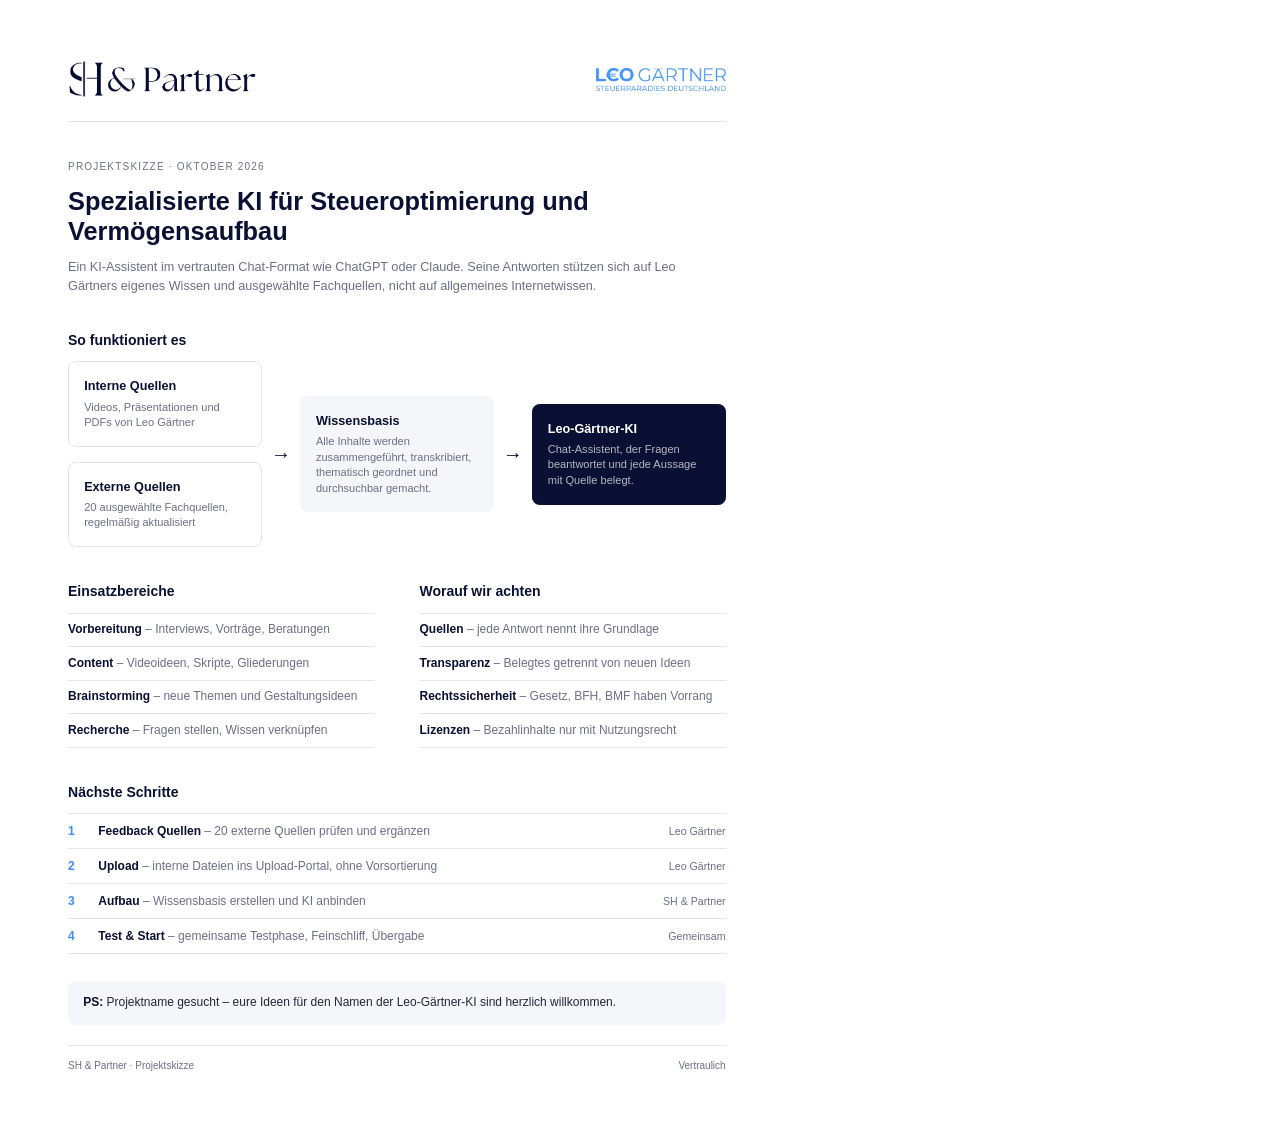
<file: leo-gaertner/quelle/projektskizze.html>
<!doctype html>
<html lang="de"><head><meta charset="utf-8"><title>Projektskizze – Leo-Gärtner-KI</title>
<link rel="stylesheet" href="base.css">
<style>
.intro{margin-top:10mm;display:flex;flex-direction:column;gap:3mm}

/* Ablauf */
.flow{display:grid;grid-template-columns:1fr 10mm 1fr 10mm 1fr;align-items:center}
.stack{display:flex;flex-direction:column;gap:4mm}
.box{border:.7pt solid var(--line);border-radius:2mm;padding:4mm}
.box b{display:block;color:var(--navy);font-size:9.5pt;margin-bottom:1mm}
.box span{display:block;color:var(--mute);font-size:8.3pt;line-height:1.4}
.box.mid{background:var(--bg);border-color:var(--bg)}
.box.end{background:var(--navy);border-color:var(--navy)}
.box.end b{color:#fff}
.box.end span{color:rgba(255,255,255,.7)}
.arrow{text-align:center;color:var(--navy);font-size:15pt}

/* Listen */
.cols{display:grid;grid-template-columns:1fr 1fr;gap:12mm}
ul.plain{list-style:none}
ul.plain li{padding:2mm 0;border-bottom:.6pt solid var(--line)}
ul.plain li:first-child{border-top:.6pt solid var(--line)}
ul.plain li b{color:var(--navy)}
ul.plain li span{color:var(--mute)}

/* Schritte */
ol.steps{list-style:none}
ol.steps li{display:grid;grid-template-columns:8mm 1fr 32mm;padding:2.2mm 0;border-bottom:.6pt solid var(--line);align-items:baseline}
ol.steps li:first-child{border-top:.6pt solid var(--line)}
ol.steps .n{font-weight:bold;color:var(--accent)}
ol.steps .t b{color:var(--navy)}
ol.steps .t span{color:var(--mute)}
ol.steps .w{text-align:right;color:var(--mute);font-size:8pt}

.ps{margin-top:7mm;padding:3.5mm 4mm;background:var(--bg);border-radius:2mm;color:var(--ink)}
.ps b{color:var(--navy)}
</style></head>
<body><div class="page">

<header>
  <img class="sh" src="sh.png" alt="SH &amp; Partner">
  <img class="leo" src="leo.png" alt="Leo Gärtner – Steuerparadies Deutschland">
</header>

<div class="intro">
  <div class="eyebrow">Projektskizze · Oktober 2026</div>
  <h1>Spezialisierte KI für Steueroptimierung und Vermögensaufbau</h1>
  <p class="lead">Ein KI-Assistent im vertrauten Chat-Format wie ChatGPT oder Claude. Seine Antworten stützen sich auf Leo Gärtners eigenes Wissen und ausgewählte Fachquellen, nicht auf allgemeines Internetwissen.</p>
</div>

<section>
  <h2>So funktioniert es</h2>
  <div class="flow">
    <div class="stack">
      <div class="box"><b>Interne Quellen</b><span>Videos, Präsentationen und PDFs von Leo Gärtner</span></div>
      <div class="box"><b>Externe Quellen</b><span>20 ausgewählte Fachquellen, regelmäßig aktualisiert</span></div>
    </div>
    <div class="arrow">→</div>
    <div class="box mid"><b>Wissensbasis</b><span>Alle Inhalte werden zusammengeführt, transkribiert, thematisch geordnet und durchsuchbar gemacht.</span></div>
    <div class="arrow">→</div>
    <div class="box end"><b>Leo-Gärtner-KI</b><span>Chat-Assistent, der Fragen beantwortet und jede Aussage mit Quelle belegt.</span></div>
  </div>
</section>

<section class="cols">
  <div>
    <h2>Einsatzbereiche</h2>
    <ul class="plain">
      <li><b>Vorbereitung</b> <span>– Interviews, Vorträge, Beratungen</span></li>
      <li><b>Content</b> <span>– Videoideen, Skripte, Gliederungen</span></li>
      <li><b>Brainstorming</b> <span>– neue Themen und Gestaltungsideen</span></li>
      <li><b>Recherche</b> <span>– Fragen stellen, Wissen verknüpfen</span></li>
    </ul>
  </div>
  <div>
    <h2>Worauf wir achten</h2>
    <ul class="plain">
      <li><b>Quellen</b> <span>– jede Antwort nennt ihre Grundlage</span></li>
      <li><b>Transparenz</b> <span>– Belegtes getrennt von neuen Ideen</span></li>
      <li><b>Rechtssicherheit</b> <span>– Gesetz, BFH, BMF haben Vorrang</span></li>
      <li><b>Lizenzen</b> <span>– Bezahlinhalte nur mit Nutzungsrecht</span></li>
    </ul>
  </div>
</section>

<section>
  <h2>Nächste Schritte</h2>
  <ol class="steps">
    <li><span class="n">1</span><span class="t"><b>Feedback Quellen</b> <span>– 20 externe Quellen prüfen und ergänzen</span></span><span class="w">Leo Gärtner</span></li>
    <li><span class="n">2</span><span class="t"><b>Upload</b> <span>– interne Dateien ins Upload-Portal, ohne Vorsortierung</span></span><span class="w">Leo Gärtner</span></li>
    <li><span class="n">3</span><span class="t"><b>Aufbau</b> <span>– Wissensbasis erstellen und KI anbinden</span></span><span class="w">SH &amp; Partner</span></li>
    <li><span class="n">4</span><span class="t"><b>Test &amp; Start</b> <span>– gemeinsame Testphase, Feinschliff, Übergabe</span></span><span class="w">Gemeinsam</span></li>
  </ol>
  <div class="ps"><b>PS:</b> Projektname gesucht – eure Ideen für den Namen der Leo-Gärtner-KI sind herzlich willkommen.</div>
</section>

<footer><span>SH &amp; Partner · Projektskizze</span><span>Vertraulich</span></footer>
</div></body></html>
</file>
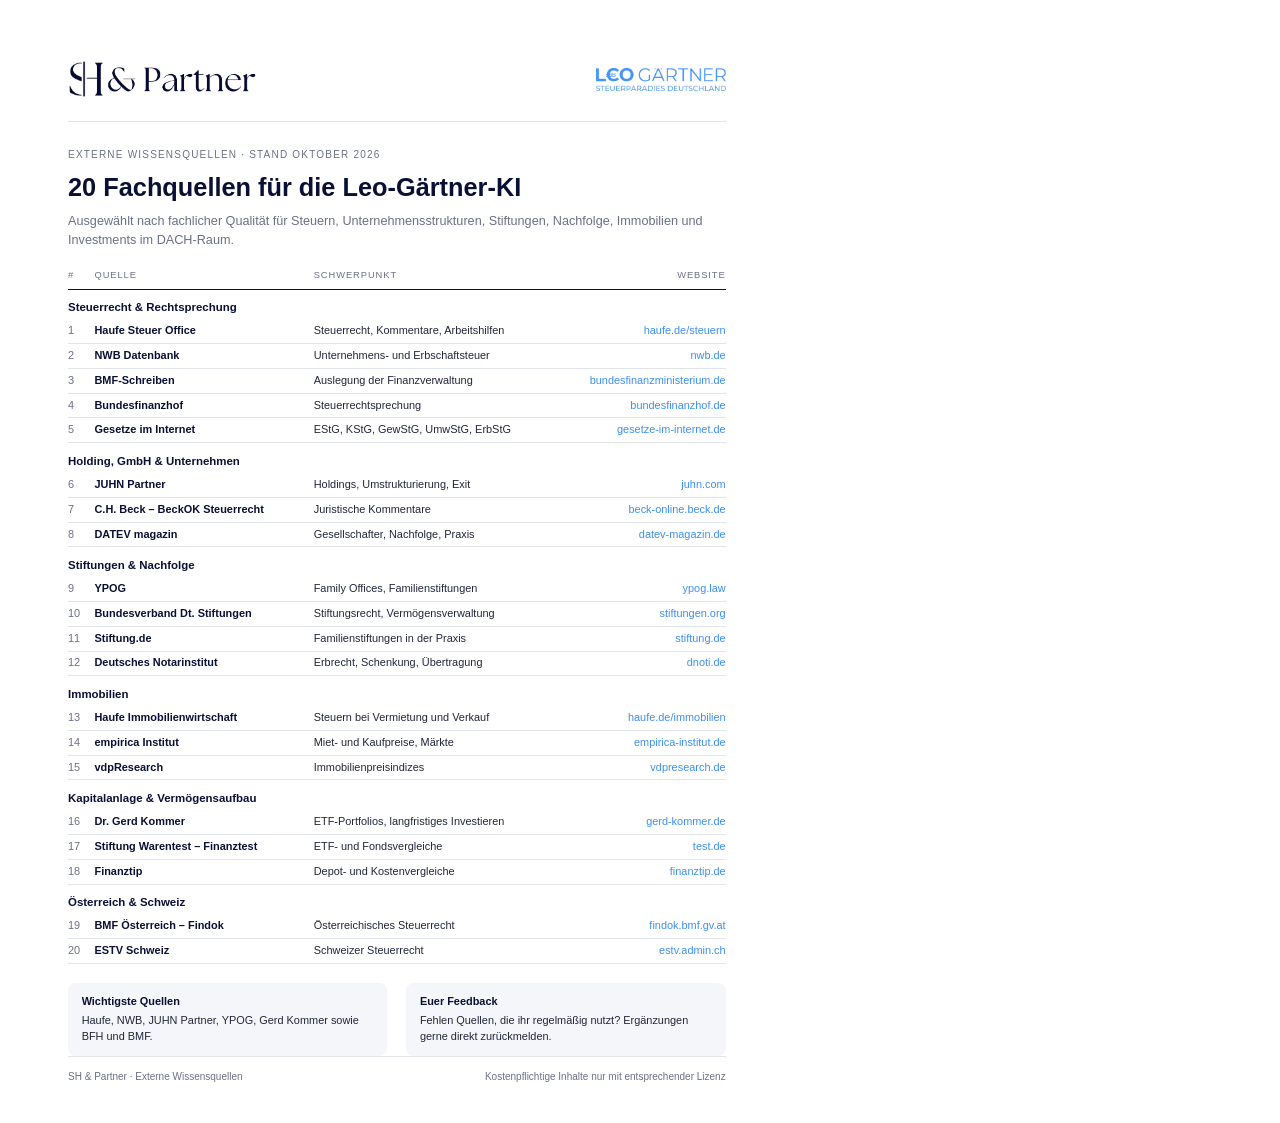
<file: leo-gaertner/quelle/quellen.html>
<!doctype html>
<html lang="de"><head><meta charset="utf-8"><title>Externe Wissensquellen – Leo-Gärtner-KI</title>
<link rel="stylesheet" href="base.css">
<style>
.intro{margin-top:7mm;display:flex;flex-direction:column;gap:2.5mm}
section{margin-top:5mm}
table{width:100%;border-collapse:collapse;table-layout:fixed;font-size:8.2pt}
th{font-size:7pt;letter-spacing:.1em;text-transform:uppercase;color:var(--mute);font-weight:normal;text-align:left;padding:0 0 1.6mm;border-bottom:.8pt solid var(--navy)}
td{padding:1.05mm 0;border-bottom:.6pt solid var(--line);white-space:nowrap;overflow:hidden;text-overflow:ellipsis}
tr.cat td{padding:2.6mm 0 .9mm;border-bottom:none;font-weight:bold;color:var(--navy);font-size:8.6pt}
.n{width:7mm;color:var(--mute)}
.q{width:58mm}
td.q{font-weight:bold;color:var(--navy)}
td.s{color:var(--ink)}
.u{width:42mm;text-align:right}
td.u a{color:var(--accent)}
.foot{margin-top:5mm;display:grid;grid-template-columns:1fr 1fr;gap:5mm}
.note{background:var(--bg);border-radius:2mm;padding:3mm 3.6mm;font-size:8.2pt;color:var(--ink)}
.note b{display:block;color:var(--navy);margin-bottom:.8mm}
</style></head>
<body><div class="page">

<header>
  <img class="sh" src="sh.png" alt="SH &amp; Partner">
  <img class="leo" src="leo.png" alt="Leo Gärtner – Steuerparadies Deutschland">
</header>

<div class="intro">
  <div class="eyebrow">Externe Wissensquellen · Stand Oktober 2026</div>
  <h1>20 Fachquellen für die Leo-Gärtner-KI</h1>
  <p class="lead">Ausgewählt nach fachlicher Qualität für Steuern, Unternehmensstrukturen, Stiftungen, Nachfolge, Immobilien und Investments im DACH-Raum.</p>
</div>

<section>
<table>
<thead><tr><th class="n">#</th><th class="q">Quelle</th><th>Schwerpunkt</th><th class="u">Website</th></tr></thead>
<tbody>
<tr class="cat"><td colspan="4">Steuerrecht &amp; Rechtsprechung</td></tr>
<tr><td class="n">1</td><td class="q">Haufe Steuer Office</td><td class="s">Steuerrecht, Kommentare, Arbeitshilfen</td><td class="u"><a href="https://www.haufe.de/steuern/">haufe.de/steuern</a></td></tr>
<tr><td class="n">2</td><td class="q">NWB Datenbank</td><td class="s">Unternehmens- und Erbschaftsteuer</td><td class="u"><a href="https://www.nwb.de">nwb.de</a></td></tr>
<tr><td class="n">3</td><td class="q">BMF-Schreiben</td><td class="s">Auslegung der Finanzverwaltung</td><td class="u"><a href="https://www.bundesfinanzministerium.de">bundesfinanzministerium.de</a></td></tr>
<tr><td class="n">4</td><td class="q">Bundesfinanzhof</td><td class="s">Steuerrechtsprechung</td><td class="u"><a href="https://www.bundesfinanzhof.de">bundesfinanzhof.de</a></td></tr>
<tr><td class="n">5</td><td class="q">Gesetze im Internet</td><td class="s">EStG, KStG, GewStG, UmwStG, ErbStG</td><td class="u"><a href="https://www.gesetze-im-internet.de">gesetze-im-internet.de</a></td></tr>

<tr class="cat"><td colspan="4">Holding, GmbH &amp; Unternehmen</td></tr>
<tr><td class="n">6</td><td class="q">JUHN Partner</td><td class="s">Holdings, Umstrukturierung, Exit</td><td class="u"><a href="https://www.juhn.com">juhn.com</a></td></tr>
<tr><td class="n">7</td><td class="q">C.H. Beck – BeckOK Steuerrecht</td><td class="s">Juristische Kommentare</td><td class="u"><a href="https://beck-online.beck.de">beck-online.beck.de</a></td></tr>
<tr><td class="n">8</td><td class="q">DATEV magazin</td><td class="s">Gesellschafter, Nachfolge, Praxis</td><td class="u"><a href="https://www.datev-magazin.de">datev-magazin.de</a></td></tr>

<tr class="cat"><td colspan="4">Stiftungen &amp; Nachfolge</td></tr>
<tr><td class="n">9</td><td class="q">YPOG</td><td class="s">Family Offices, Familienstiftungen</td><td class="u"><a href="https://www.ypog.law">ypog.law</a></td></tr>
<tr><td class="n">10</td><td class="q">Bundesverband Dt. Stiftungen</td><td class="s">Stiftungsrecht, Vermögensverwaltung</td><td class="u"><a href="https://www.stiftungen.org">stiftungen.org</a></td></tr>
<tr><td class="n">11</td><td class="q">Stiftung.de</td><td class="s">Familienstiftungen in der Praxis</td><td class="u"><a href="https://www.stiftung.de">stiftung.de</a></td></tr>
<tr><td class="n">12</td><td class="q">Deutsches Notarinstitut</td><td class="s">Erbrecht, Schenkung, Übertragung</td><td class="u"><a href="https://www.dnoti.de">dnoti.de</a></td></tr>

<tr class="cat"><td colspan="4">Immobilien</td></tr>
<tr><td class="n">13</td><td class="q">Haufe Immobilienwirtschaft</td><td class="s">Steuern bei Vermietung und Verkauf</td><td class="u"><a href="https://www.haufe.de/immobilien/">haufe.de/immobilien</a></td></tr>
<tr><td class="n">14</td><td class="q">empirica Institut</td><td class="s">Miet- und Kaufpreise, Märkte</td><td class="u"><a href="https://www.empirica-institut.de">empirica-institut.de</a></td></tr>
<tr><td class="n">15</td><td class="q">vdpResearch</td><td class="s">Immobilienpreisindizes</td><td class="u"><a href="https://www.vdpresearch.de">vdpresearch.de</a></td></tr>

<tr class="cat"><td colspan="4">Kapitalanlage &amp; Vermögensaufbau</td></tr>
<tr><td class="n">16</td><td class="q">Dr. Gerd Kommer</td><td class="s">ETF-Portfolios, langfristiges Investieren</td><td class="u"><a href="https://www.gerd-kommer.de">gerd-kommer.de</a></td></tr>
<tr><td class="n">17</td><td class="q">Stiftung Warentest – Finanztest</td><td class="s">ETF- und Fondsvergleiche</td><td class="u"><a href="https://www.test.de">test.de</a></td></tr>
<tr><td class="n">18</td><td class="q">Finanztip</td><td class="s">Depot- und Kostenvergleiche</td><td class="u"><a href="https://www.finanztip.de">finanztip.de</a></td></tr>

<tr class="cat"><td colspan="4">Österreich &amp; Schweiz</td></tr>
<tr><td class="n">19</td><td class="q">BMF Österreich – Findok</td><td class="s">Österreichisches Steuerrecht</td><td class="u"><a href="https://findok.bmf.gv.at">findok.bmf.gv.at</a></td></tr>
<tr><td class="n">20</td><td class="q">ESTV Schweiz</td><td class="s">Schweizer Steuerrecht</td><td class="u"><a href="https://www.estv.admin.ch">estv.admin.ch</a></td></tr>
</tbody>
</table>
</section>

<div class="foot">
  <div class="note"><b>Wichtigste Quellen</b>Haufe, NWB, JUHN Partner, YPOG, Gerd Kommer sowie BFH und BMF.</div>
  <div class="note"><b>Euer Feedback</b>Fehlen Quellen, die ihr regelmäßig nutzt? Ergänzungen gerne direkt zurückmelden.</div>
</div>

<footer><span>SH &amp; Partner · Externe Wissensquellen</span><span>Kostenpflichtige Inhalte nur mit entsprechender Lizenz</span></footer>
</div></body></html>
</file>
<file: leo-gaertner/quelle/base.css>
@page { size: A4; margin: 0; }
:root{ --navy:#0A1033; --ink:#22263A; --mute:#6B7085; --line:#E2E4EB; --bg:#F5F6F9; --accent:#3D8FEF; }
*{box-sizing:border-box;margin:0;padding:0}
html,body{width:210mm;height:297mm;background:#fff}
body{font-family:Arial,"Liberation Sans",Helvetica,sans-serif;color:var(--ink);font-size:9pt;line-height:1.45;
  -webkit-print-color-adjust:exact;print-color-adjust:exact}
.page{width:210mm;height:297mm;padding:16mm 18mm 13mm;display:flex;flex-direction:column}
header{display:flex;justify-content:space-between;align-items:center;padding-bottom:6mm;border-bottom:.6pt solid var(--line)}
header .sh{height:10mm}
header .leo{height:6mm}
.eyebrow{font-size:7.5pt;letter-spacing:.12em;text-transform:uppercase;color:var(--mute)}
h1{font-size:19pt;line-height:1.2;font-weight:bold;color:var(--navy)}
h2{font-size:10.5pt;font-weight:bold;color:var(--navy);margin-bottom:3mm}
.lead{font-size:9.5pt;line-height:1.5;color:var(--mute)}
section{margin-top:9mm}
footer{margin-top:auto;display:flex;justify-content:space-between;padding-top:3.5mm;border-top:.6pt solid var(--line);font-size:7.5pt;color:var(--mute)}
a{color:inherit;text-decoration:none}
</file>
